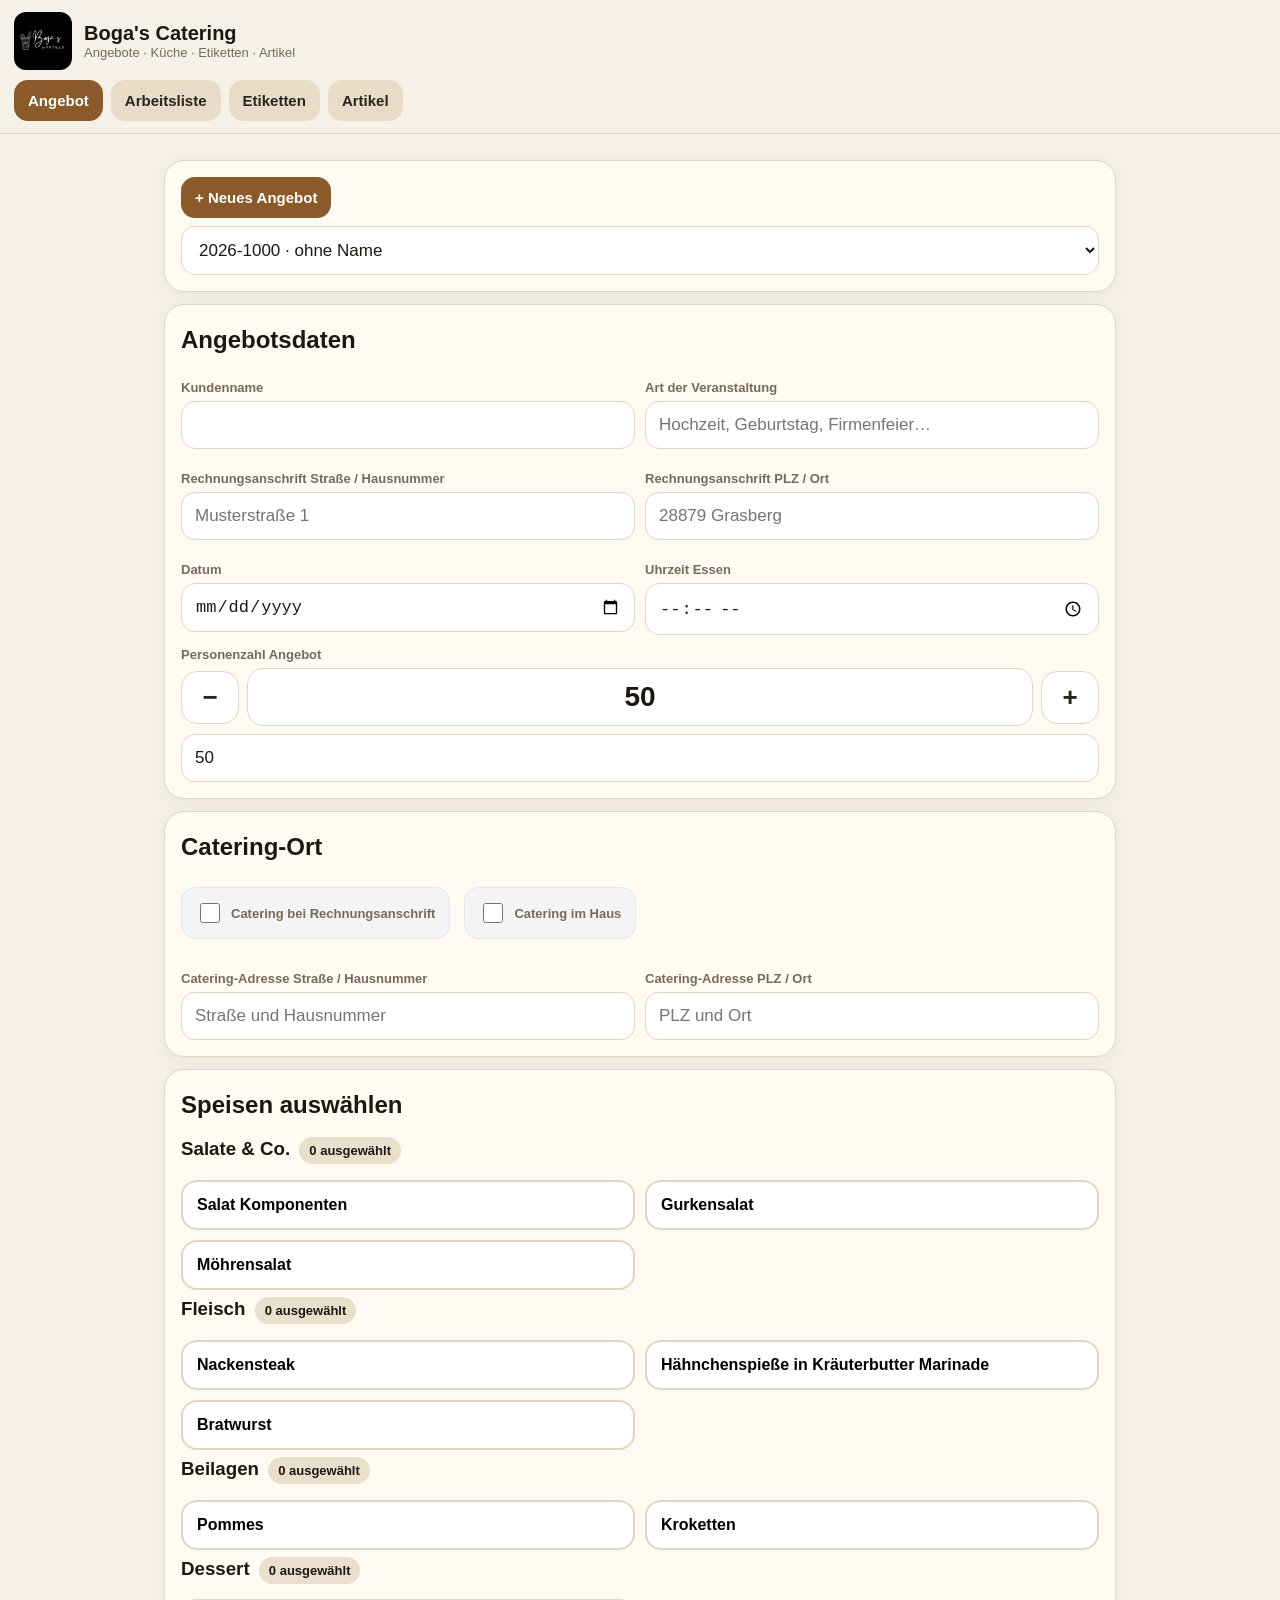
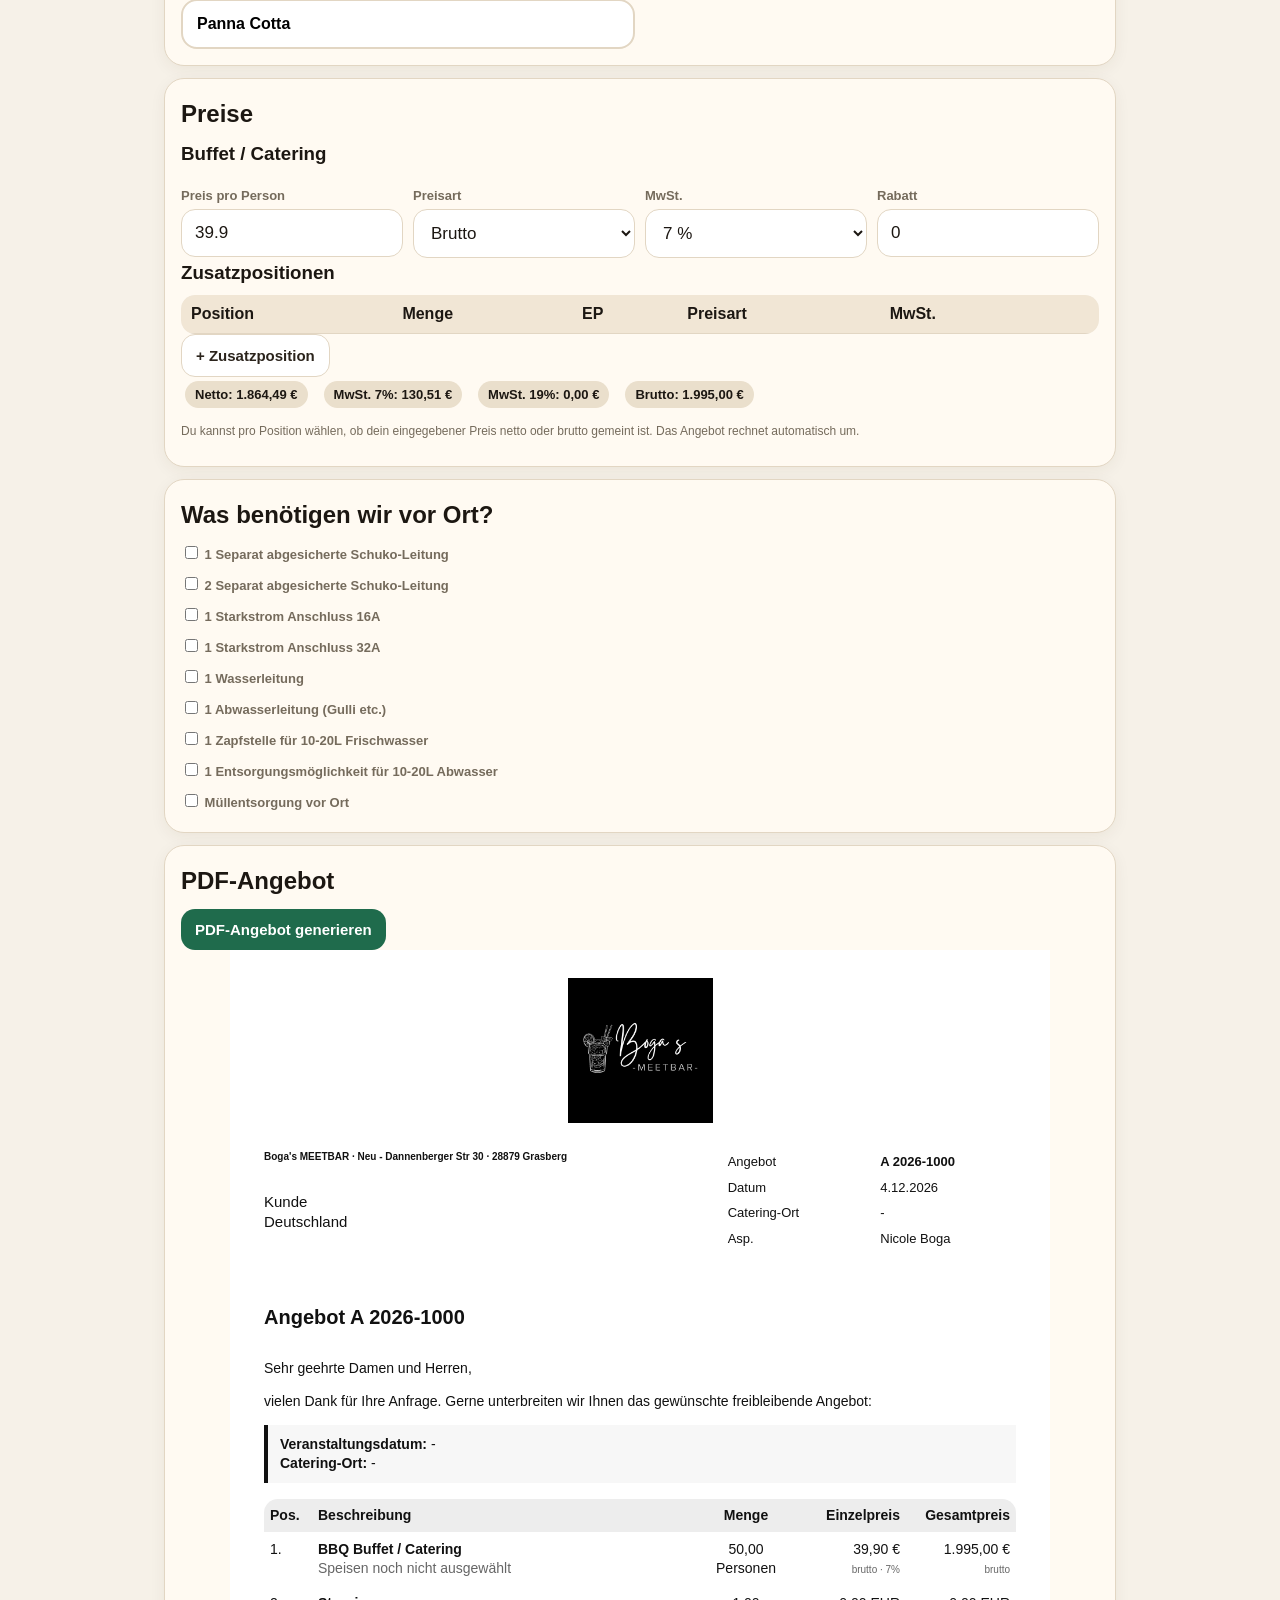
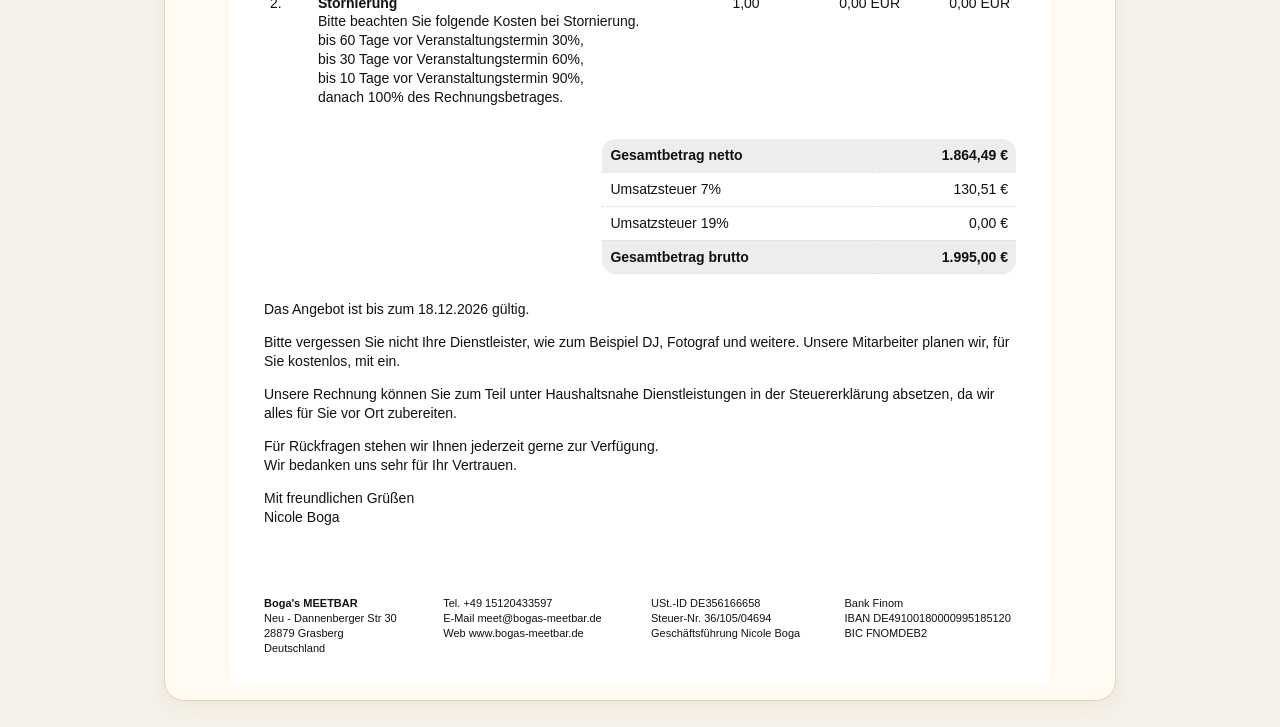
<file: index.html>
<!doctype html><html lang="de"><head><meta charset="utf-8"><meta name="viewport" content="width=device-width,initial-scale=1,viewport-fit=cover"><title>Boga's Catering Software</title><link rel="stylesheet" href="style.css"><link rel="manifest" href="manifest.json"></head><body><header><div class="top"><img class="logo" src="[data-uri]"/><div><div class="title">Boga's Catering</div><div class="sub">Angebote · Küche · Etiketten · Artikel</div></div></div><nav id="nav"></nav></header><main id="app"></main><script src="data.js"></script><script>window.BOGAS_LOGO='[data-uri]';</script><script src="app.js"></script></body></html>
</file>
<file: style.css>
:root{--bg:#f6f1e8;--card:#fffaf2;--ink:#1c1712;--muted:#756b5c;--brand:#8a5a2b;--accent:#1f6b4c;--danger:#9c2f2f;--line:#e2d6c3}*{box-sizing:border-box}body{margin:0;background:var(--bg);font-family:-apple-system,BlinkMacSystemFont,"Segoe UI",sans-serif;color:var(--ink)}header{position:sticky;top:0;background:rgba(246,241,232,.96);backdrop-filter:blur(10px);border-bottom:1px solid var(--line);z-index:2;padding:12px 14px}.top{display:flex;align-items:center;gap:12px}.logo{width:58px;height:58px;object-fit:contain;border-radius:12px;background:#fff}.title{font-weight:900;font-size:20px}.sub{font-size:13px;color:var(--muted)}nav{display:flex;gap:8px;overflow:auto;margin-top:10px}nav button,.btn{border:0;border-radius:14px;background:#e8dcc9;color:#2b241c;padding:12px 14px;font-weight:800;font-size:15px;white-space:nowrap}nav button.active,.btn.primary{background:var(--brand);color:white}.btn.green{background:var(--accent);color:white}.btn.danger{background:var(--danger);color:white}.btn.light{background:#fff;border:1px solid var(--line)}main{padding:14px;max-width:980px;margin:auto}.card{background:var(--card);border:1px solid var(--line);border-radius:20px;padding:16px;margin:12px 0;box-shadow:0 4px 16px rgba(70,45,20,.06)}h1,h2,h3{margin:.2em 0 .6em}label{display:block;font-size:13px;font-weight:800;color:var(--muted);margin:12px 0 6px}input,select,textarea{width:100%;font-size:17px;padding:13px;border-radius:14px;border:1px solid var(--line);background:white;color:var(--ink)}textarea{min-height:80px}.grid{display:grid;grid-template-columns:1fr;gap:10px}@media(min-width:760px){.grid.two{grid-template-columns:1fr 1fr}.grid.three{grid-template-columns:repeat(3,1fr)}}.stepper{display:grid;grid-template-columns:58px 1fr 58px;gap:8px;align-items:center}.stepper button{font-size:26px;padding:10px;border-radius:16px}.numberBox{text-align:center;font-size:28px;font-weight:900;background:white;border:1px solid var(--line);border-radius:16px;padding:12px}.itemBtn{width:100%;text-align:left;background:white;border:2px solid var(--line);border-radius:16px;padding:14px;font-weight:850;font-size:16px}.itemBtn.on{border-color:var(--accent);background:#edf8f1}.pill{display:inline-block;border-radius:999px;background:#eadfcc;padding:6px 10px;margin:4px;font-size:13px;font-weight:800}.row{display:flex;gap:8px;align-items:center;flex-wrap:wrap}.right{margin-left:auto}.muted{color:var(--muted)}table{width:100%;border-collapse:collapse;background:white;border-radius:14px;overflow:hidden}th,td{padding:10px;border-bottom:1px solid var(--line);text-align:left}th{background:#f1e6d5}.money{text-align:right;white-space:nowrap}.hidden{display:none!important}.offerPreview{background:white;padding:20px;border-radius:16px}.small{font-size:12px}.hr{border:0;border-top:1px solid var(--line);margin:18px 0}.labelGrid{display:grid;grid-template-columns:repeat(2,1fr);gap:8px}.prodLabel{background:white;border:1px dashed #777;border-radius:10px;padding:10px;min-height:120px}.prodLabel b{font-size:16px}@media print{body{background:white}header,nav,.noPrint,.btn{display:none!important}main{padding:0}.card{box-shadow:none;border:0}.offerPreview{padding:0}.labelGrid{grid-template-columns:repeat(2,1fr)}}

/* V8 Angebotslayout wie altes Boga's Angebot */
.oldOffer{font-family:Arial,Helvetica,sans-serif;color:#111;background:white;border-radius:0;padding:28px 34px;max-width:820px;margin:auto;font-size:14px;line-height:1.35}.oldOffer .letterLogo{text-align:center;margin:0 0 22px}.oldOffer .letterLogo img{width:300px;max-height:145px;object-fit:contain}.oldOffer .letterTop{display:grid;grid-template-columns:1.2fr .9fr;gap:28px;margin:8px 0 52px}.oldOffer .senderLine{font-size:10px;font-weight:700;margin-bottom:28px}.oldOffer .recipient p{font-size:15px}.oldOffer .metaBox table{background:white;border-collapse:collapse}.oldOffer .metaBox td{border:0;padding:3px 0 5px 22px;font-size:13px}.oldOffer h1{font-size:20px;margin:0 0 28px}.oldOffer p{margin:0 0 14px}.oldOffer .offerTable{width:100%;border-collapse:collapse;margin-top:16px;background:white}.oldOffer .offerTable th{background:#ededed;font-size:14px;padding:7px 6px;border:0;font-weight:800}.oldOffer .offerTable td{vertical-align:top;border:0;padding:8px 6px;font-size:14px}.oldOffer .offerTable th:nth-child(1),.oldOffer .offerTable td:nth-child(1){width:48px}.oldOffer .offerTable th:nth-child(3),.oldOffer .offerTable td:nth-child(3){width:100px;text-align:center}.oldOffer .offerTable th:nth-child(4),.oldOffer .offerTable td:nth-child(4),.oldOffer .offerTable th:nth-child(5),.oldOffer .offerTable td:nth-child(5){width:110px;text-align:right;white-space:nowrap}.oldOffer ul{margin:6px 0 14px 0;padding-left:14px}.oldOffer li{margin:2px 0}.foodBlock{margin-top:8px}.sumTable{width:55%;margin:24px 0 26px auto;border-collapse:collapse;background:white}.sumTable td{padding:7px 8px;border-bottom:1px dotted #ddd}.sumTable tr:first-child,.sumTable .bold{background:#ededed;font-weight:800}.sumTable td:last-child{text-align:right}.closing{margin-top:26px}.letterFooter{display:grid;grid-template-columns:1.1fr 1.3fr 1.2fr 1.2fr;gap:22px;font-size:11px;line-height:1.35;margin-top:70px}.oldOffer .muted{color:#666}
@media print{ @page{size:A4;margin:12mm 16mm 12mm 16mm} body{background:white!important} header,nav,.noPrint,.btn{display:none!important} main{max-width:none;padding:0!important;margin:0!important}.card{box-shadow:none!important;border:0!important;padding:0!important;margin:0!important}.card>h2{display:none}.oldOffer{max-width:none;padding:0!important;font-size:12px}.oldOffer .letterLogo img{width:250px}.oldOffer .letterTop{margin-bottom:38px}.oldOffer .offerTable th,.oldOffer .offerTable td{font-size:12px;padding:5px}.oldOffer h1{font-size:18px}.letterFooter{position:static!important;margin-top:18mm!important;padding-top:4mm;border-top:0!important;font-size:9.5px;break-inside:avoid;page-break-inside:avoid}.oldOffer{padding-bottom:0!important}.sumTable{width:58%}.offerPreview{padding:0!important}.oldOffer .offerTable tr,.sumTable tr{page-break-inside:avoid}.oldOffer .letterLogo,.oldOffer h1{page-break-after:avoid}}
.grid.four{grid-template-columns:repeat(4,minmax(0,1fr));}
.mini{font-size:10px;color:#666;font-weight:400;}
@media(max-width:800px){.grid.four{grid-template-columns:1fr 1fr;}}
@media(max-width:480px){.grid.four{grid-template-columns:1fr;}}
.checkRow{display:flex;gap:14px;flex-wrap:wrap;margin:8px 0 14px}.checkRow label{display:flex;align-items:center;gap:8px;background:#f3f4f6;border:1px solid #e5e7eb;border-radius:14px;padding:12px 14px;font-weight:800}.checkRow input{width:20px;height:20px}.eventLine{background:#f7f7f7;border-left:4px solid #111;padding:10px 12px}


/* V14 Fix: PDF ohne überlappende Fußzeile + robustes Drucklayout */
@media print{
  @page{size:A4;margin:0!important}
  html,body{width:210mm;min-height:297mm;background:white!important}
  .printShell{padding:0!important;margin:0!important}
  .oldOffer{padding:14mm 16mm 18mm 16mm!important;max-width:none!important;margin:0!important;font-size:11.5px!important;line-height:1.32!important}
  .oldOffer .letterFooter{display:none!important}
  .oldOffer .offerTable{page-break-inside:auto!important}
  .oldOffer .offerTable tr{page-break-inside:avoid!important;break-inside:avoid!important}
  .oldOffer .offerTable td,.oldOffer .offerTable th{font-size:11.5px!important;padding:4px 5px!important}
  .oldOffer .letterLogo img{width:235px!important;max-height:120px!important}
  .oldOffer .letterTop{margin-bottom:28px!important}
  .oldOffer ul{margin-bottom:8px!important}
}
</file>
